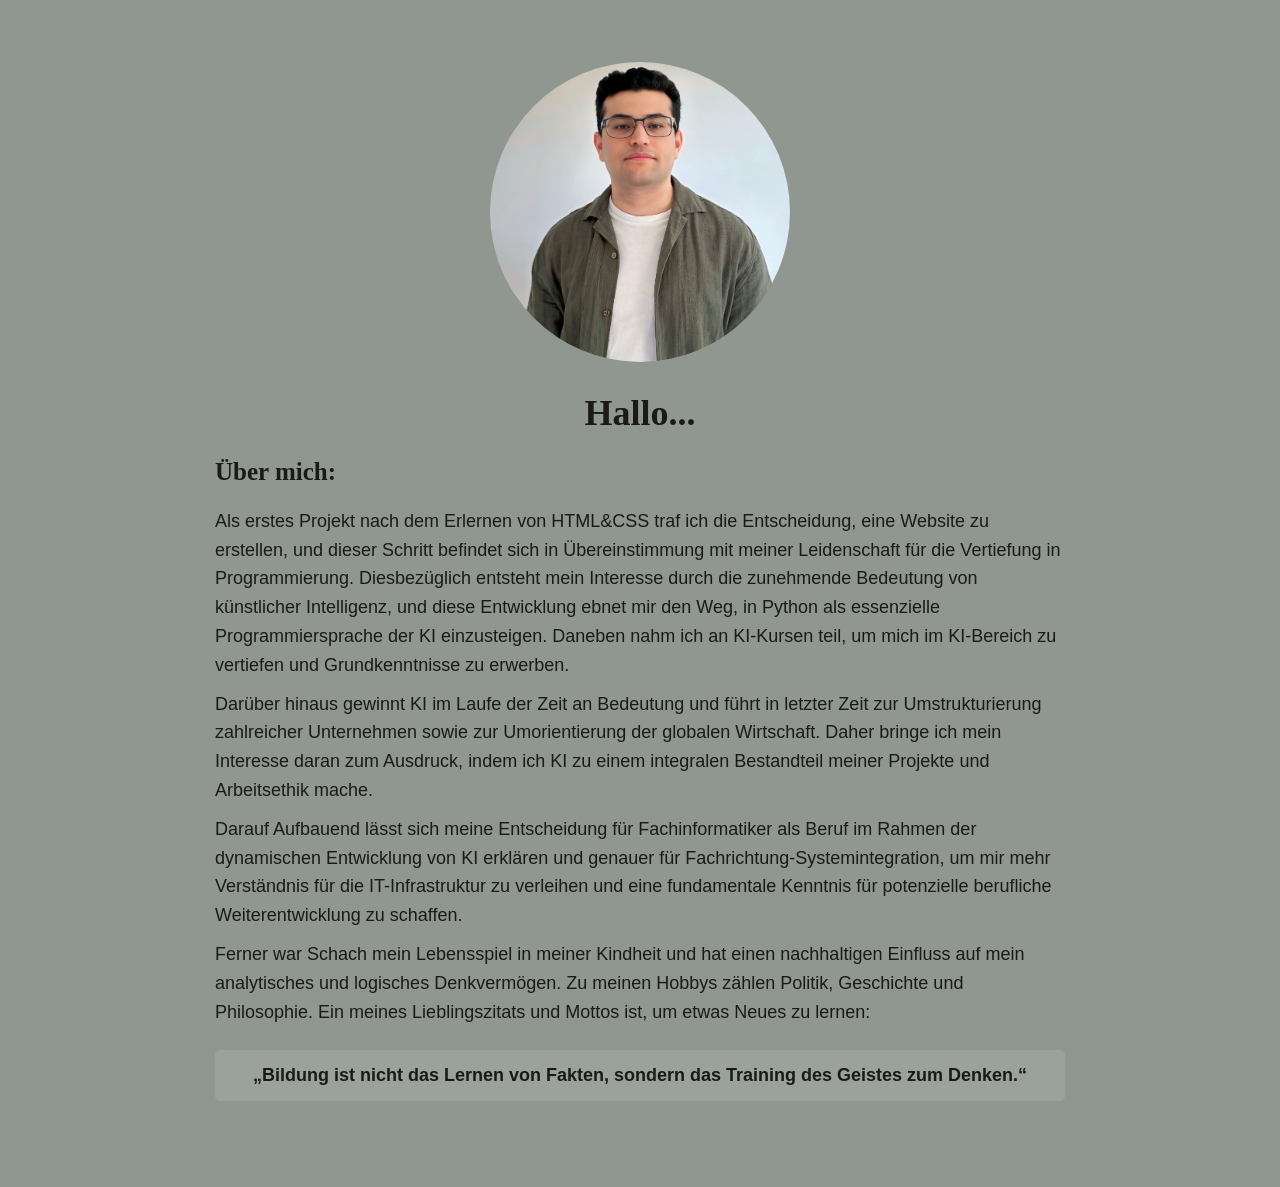
<file: index.html>
<!DOCTYPE html>
<html lang="de">

  <head>
    <meta charset="UTF-8">
    <meta name="viewport" content="width=device-width, initial-scale=1.0">
    <title>meine Website</title>


    <link rel="stylesheet" href="style.css">
    <link rel="preconnect" href="https://fonts.googleapis.com">
    <link rel="preconnect" href="https://fonts.gstatic.com" crossorigin>
    <link href="https://fonts.googleapis.com/css2?family=Roboto:wght@400;700&display=swap" rel="stylesheet">
  </head>

  <body>
    <img src="mein-bild.jpg" alt="Mein Foto">

    <h1 class="center">Hallo...</h1>

    <h2 class="left">Über mich:</h2>

    <p>Als erstes Projekt nach dem Erlernen von HTML&CSS traf ich die Entscheidung, eine Website zu erstellen, und dieser Schritt befindet sich in Übereinstimmung mit meiner Leidenschaft für die Vertiefung in Programmierung. Diesbezüglich entsteht mein Interesse durch die zunehmende Bedeutung von künstlicher Intelligenz, und diese Entwicklung ebnet mir den Weg, in Python als essenzielle Programmiersprache der KI einzusteigen. Daneben nahm ich an KI-Kursen teil, um mich im KI-Bereich zu vertiefen und Grundkenntnisse zu erwerben. </p>

    <p>Darüber hinaus gewinnt KI im Laufe der Zeit an Bedeutung und führt in letzter Zeit zur Umstrukturierung zahlreicher Unternehmen sowie zur Umorientierung der globalen Wirtschaft. Daher bringe ich mein Interesse daran zum Ausdruck, indem ich KI zu einem integralen Bestandteil meiner Projekte und Arbeitsethik mache.</p>

    <p>Darauf Aufbauend lässt sich meine Entscheidung für Fachinformatiker als Beruf im Rahmen der dynamischen Entwicklung von KI erklären und genauer für Fachrichtung-Systemintegration, um mir mehr Verständnis für die IT-Infrastruktur zu verleihen und eine fundamentale Kenntnis für potenzielle berufliche Weiterentwicklung zu schaffen.</p>


      <p>
        Ferner war Schach mein Lebensspiel in meiner Kindheit und hat einen nachhaltigen Einfluss auf mein analytisches und logisches Denkvermögen. Zu meinen Hobbys zählen Politik, Geschichte und Philosophie. Ein meines Lieblingszitats und Mottos ist, um etwas Neues zu lernen:
      </p>
        <h4>„Bildung ist nicht das Lernen von Fakten, sondern das Training des Geistes zum Denken.“</h4>

  </body>
</html>
</file>
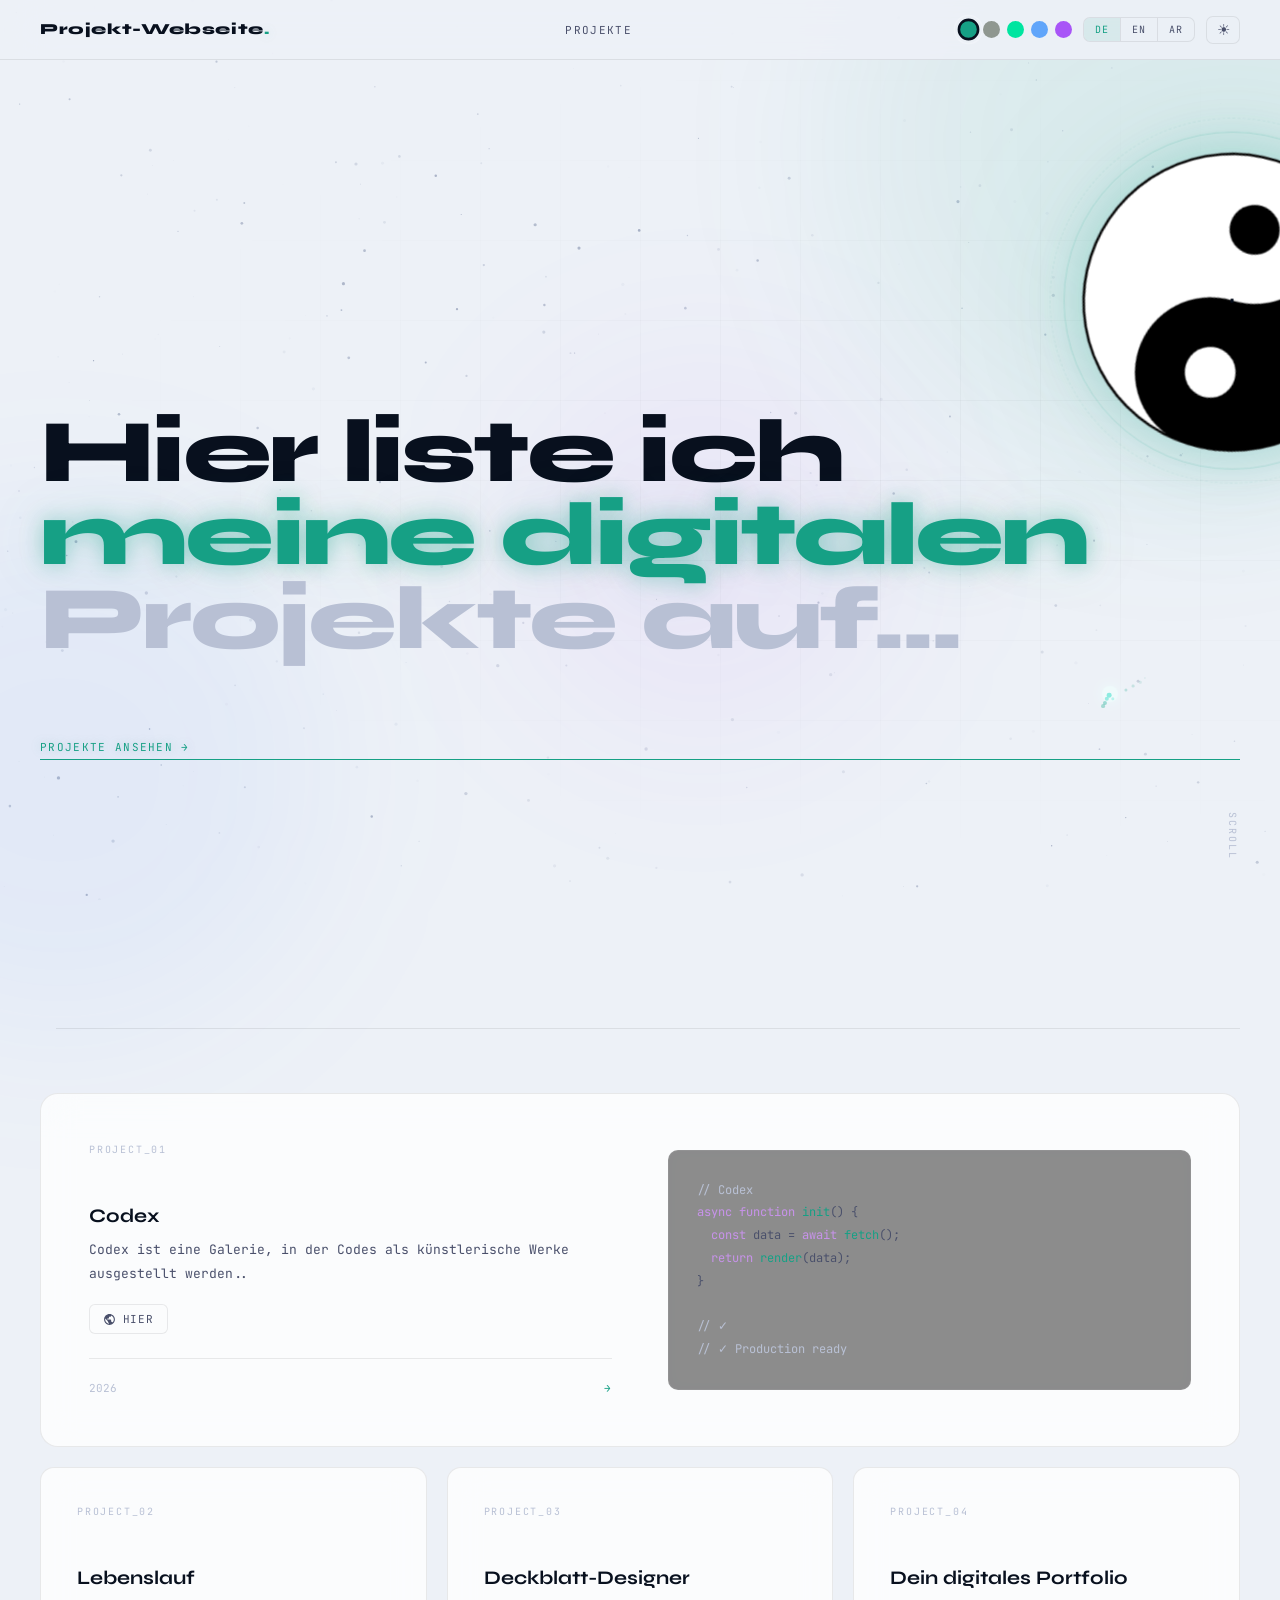
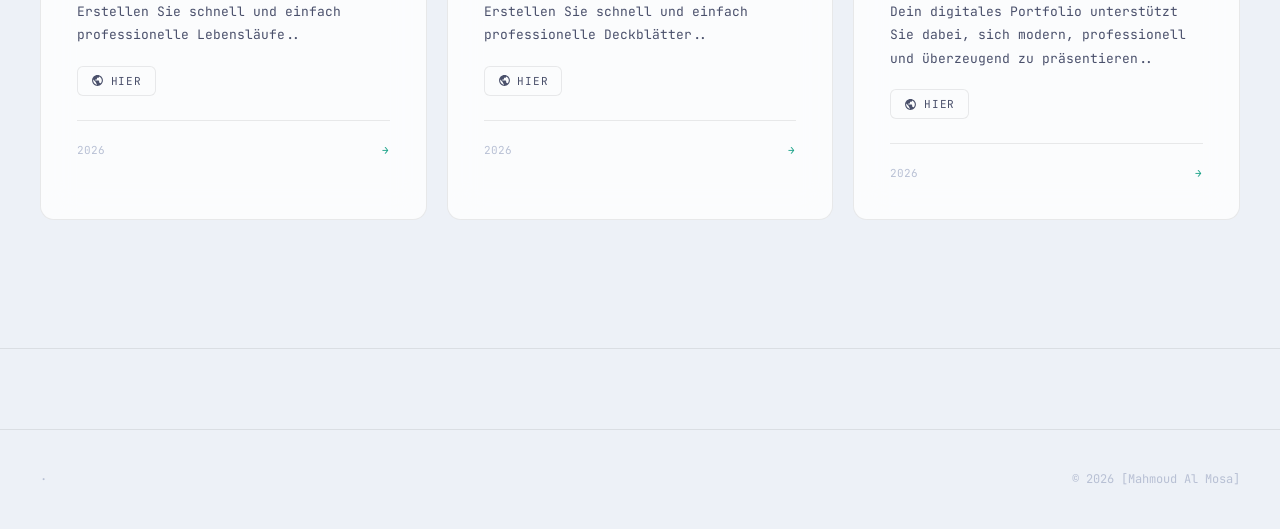
<file: projects/index.html>
<html lang="de" dir="ltr" data-mode="auto" data-color="teal"><head>
<meta charset="UTF-8">
<meta name="viewport" content="width=device-width, initial-scale=1.0">
<meta name="description" content="">
<!-- ✏ ANPASSEN: Browser-Tab-Titel -->
<title></title>
<link rel="preconnect" href="https://fonts.googleapis.com">
<link rel="preconnect" href="https://fonts.gstatic.com" crossorigin="">
<link href="https://fonts.googleapis.com/css2?family=Syne:wght@700;800&amp;family=JetBrains+Mono:wght@300;400;500&amp;family=Noto+Sans+Arabic:wght@400;700&amp;display=swap" rel="stylesheet">

<style>
/* ════════════════════════════════════════════════════════════════════
   §CSS-1  DESIGN TOKENS  —  Alles hier zentral anpassen
   ════════════════════════════════════════════════════════════════════ */
:root {
  /* Hintergründe */
  --bg:           #050810;
  --bg-nav:       rgba(5,8,16,.82);
  --bg-glass:     rgba(10,14,30,.68);

  /* Text */
  --text:         #F0EDE8;
  --muted:        #7a7f99;
  --subtle:       #2a2e45;

  /* Akzent  ← wird durch [data-color] überschrieben */
  --accent:       #16a085;
  --accent-rgb:   22,160,133;
  --accent-dim:   rgba(22,160,133,.09);
  --accent-bdr:   rgba(22,160,133,.30);
  --bdr-hover:    rgba(22,160,133,.46);

  /* Borders */
  --bdr:          rgba(255,255,255,.08);

  /* Glow */
  --glow-sm: 0 0 12px rgba(22,160,133,.32);
  --glow-md: 0 0 22px rgba(22,160,133,.40), 0 0 65px rgba(22,160,133,.14);
  --glow-lg: 0 0 40px rgba(22,160,133,.50), 0 0 110px rgba(22,160,133,.16);

  /* Yin-Yang — immer Schwarz/Cremeweiß, unabhängig vom Theme */
  --yy-dark:  #06090F;
  --yy-light: #F4F0EB;

  /* Hintergrund-Orbs */
  --orb1: rgba(22,160,133,.13);
  --orb2: rgba(60,120,255,.10);
  --orb3: rgba(180,40,255,.08);

  /* Schriften */
  --fd: 'Syne','Noto Sans Arabic',sans-serif;
  --fm: 'JetBrains Mono','Noto Sans Arabic',monospace;

  /* Animationszeiten  ✏ ANPASSEN */
  --dur-yy:    18s;   /* Yin-Yang eine volle Drehung          */
  --dur-orbit: 10s;   /* Umlaufbahn                           */
  --dur-mode:  1.4s;  /* Dark/Light-Übergang                  */
  --dur-orb1:  22s;
  --dur-orb2:  18s;
  --dur-orb3:  28s;

  /* Maße  ✏ ANPASSEN */
  --yy-size:   310px; /* Yin-Yang Durchmesser                 */
  --nav-h:      60px;
  --card-r:     14px;
  --blur:       18px;
}

/* ── Farb-Themes ────────────────────────────────────────────────── */
:root[data-color="teal"] {
  --accent:#16a085;--accent-rgb:22,160,133;
  --accent-dim:rgba(22,160,133,.09);--accent-bdr:rgba(22,160,133,.30);--bdr-hover:rgba(22,160,133,.46);
  --glow-sm:0 0 12px rgba(22,160,133,.32);--glow-md:0 0 22px rgba(22,160,133,.40),0 0 65px rgba(22,160,133,.14);--glow-lg:0 0 40px rgba(22,160,133,.50),0 0 110px rgba(22,160,133,.16);
  --orb1:rgba(22,160,133,.13);--orb2:rgba(0,90,130,.12);--orb3:rgba(20,180,140,.08);
}
:root[data-color="sage"] {
  --accent:#8F9790;--accent-rgb:143,151,144;
  --accent-dim:rgba(143,151,144,.09);--accent-bdr:rgba(143,151,144,.30);--bdr-hover:rgba(143,151,144,.46);
  --glow-sm:0 0 12px rgba(143,151,144,.30);--glow-md:0 0 22px rgba(143,151,144,.40),0 0 65px rgba(143,151,144,.14);--glow-lg:0 0 40px rgba(143,151,144,.48),0 0 110px rgba(143,151,144,.14);
  --orb1:rgba(143,151,144,.12);--orb2:rgba(80,100,90,.12);--orb3:rgba(160,180,165,.07);
}
:root[data-color="mint"] {
  --accent:#00E5A0;--accent-rgb:0,229,160;
  --accent-dim:rgba(0,229,160,.08);--accent-bdr:rgba(0,229,160,.30);--bdr-hover:rgba(0,229,160,.46);
  --glow-sm:0 0 12px rgba(0,229,160,.32);--glow-md:0 0 22px rgba(0,229,160,.42),0 0 65px rgba(0,229,160,.15);--glow-lg:0 0 40px rgba(0,229,160,.50),0 0 110px rgba(0,229,160,.16);
  --orb1:rgba(0,229,160,.12);--orb2:rgba(60,120,255,.10);--orb3:rgba(0,180,130,.08);
}
:root[data-color="cosmic"] {
  --accent:#60A5FA;--accent-rgb:96,165,250;
  --accent-dim:rgba(96,165,250,.08);--accent-bdr:rgba(96,165,250,.30);--bdr-hover:rgba(96,165,250,.46);
  --glow-sm:0 0 12px rgba(96,165,250,.32);--glow-md:0 0 22px rgba(96,165,250,.42),0 0 65px rgba(96,165,250,.15);--glow-lg:0 0 40px rgba(96,165,250,.50),0 0 110px rgba(96,165,250,.16);
  --orb1:rgba(96,165,250,.12);--orb2:rgba(30,60,180,.14);--orb3:rgba(140,80,255,.08);
}
:root[data-color="neon"] {
  --accent:#A855F7;--accent-rgb:168,85,247;
  --accent-dim:rgba(168,85,247,.08);--accent-bdr:rgba(168,85,247,.30);--bdr-hover:rgba(168,85,247,.46);
  --glow-sm:0 0 12px rgba(168,85,247,.34);--glow-md:0 0 22px rgba(168,85,247,.45),0 0 65px rgba(168,85,247,.18);--glow-lg:0 0 40px rgba(168,85,247,.52),0 0 110px rgba(168,85,247,.20);
  --orb1:rgba(168,85,247,.12);--orb2:rgba(80,0,180,.14);--orb3:rgba(220,60,255,.08);
}

/* ── Light Mode: system ─────────────────────────────────────────── */
@media (prefers-color-scheme:light) {
  :root[data-mode="auto"] {
    --bg:#EDF1F7;--bg-nav:rgba(237,241,247,.88);--bg-glass:rgba(255,255,255,.76);
    --text:#08101E;--muted:#4a506b;--subtle:#b8c0d4;--bdr:rgba(0,0,0,.08);
    --orb1:rgba(22,160,133,.08);--orb2:rgba(60,120,255,.06);--orb3:rgba(180,40,255,.05);
  }
}
/* ── Light Mode: manuell ────────────────────────────────────────── */
:root[data-mode="light"] {
  --bg:#EDF1F7;--bg-nav:rgba(237,241,247,.88);--bg-glass:rgba(255,255,255,.76);
  --text:#08101E;--muted:#4a506b;--subtle:#b8c0d4;--bdr:rgba(0,0,0,.08);
  --orb1:rgba(22,160,133,.08);--orb2:rgba(60,120,255,.06);--orb3:rgba(180,40,255,.05);
}

/* ════════════════════════════════════════════════════════════════════
   §CSS-2  RESET & BASE
   ════════════════════════════════════════════════════════════════════ */
*,*::before,*::after{box-sizing:border-box;margin:0;padding:0}
html{scroll-behavior:smooth}
body{
  background:var(--bg);color:var(--text);font-family:var(--fm);
  font-size:14px;line-height:1.65;-webkit-font-smoothing:antialiased;
  overflow-x:hidden;cursor:none;
  transition:background var(--dur-mode) cubic-bezier(.4,0,.2,1),
             color calc(var(--dur-mode)*.7) ease;
}
html[lang="ar"] body        {font-family:'Noto Sans Arabic',sans-serif}
html[lang="ar"] .hero-title {font-family:'Noto Sans Arabic',sans-serif;letter-spacing:0;line-height:1.2;font-size:clamp(2.2rem,6vw,5.5rem)}

/* ════════════════════════════════════════════════════════════════════
   §CSS-3  CANVAS / ORBS / CURSOR / PROGRESS
   ════════════════════════════════════════════════════════════════════ */
#starfield{position:fixed;inset:0;z-index:0;pointer-events:none}

.orb{position:fixed;border-radius:50%;filter:blur(88px);pointer-events:none;z-index:1;animation:orbFloat linear infinite;transition:background var(--dur-mode) ease}
.orb-1{width:650px;height:650px;background:var(--orb1);top:-180px;right:-220px;animation-duration:var(--dur-orb1)}
.orb-2{width:520px;height:520px;background:var(--orb2);bottom:-130px;left:-200px;animation-duration:var(--dur-orb2);animation-delay:-8s}
.orb-3{width:380px;height:380px;background:var(--orb3);top:40%;left:40%;animation-duration:var(--dur-orb3);animation-delay:-14s}
@keyframes orbFloat{0%{transform:translate(0,0) scale(1)}33%{transform:translate(32px,-48px) scale(1.05)}66%{transform:translate(-22px,30px) scale(.96)}100%{transform:translate(0,0) scale(1)}}

.cursor-dot{
  width:10px;height:10px;background:var(--accent);border-radius:50%;
  position:fixed;pointer-events:none;z-index:9999;
  transform:translate(-50%,-50%);
  box-shadow:0 0 10px rgba(var(--accent-rgb),1),0 0 28px rgba(var(--accent-rgb),.65),0 0 55px rgba(var(--accent-rgb),.3);
  transition:width .12s,height .12s,background var(--dur-mode) ease,box-shadow var(--dur-mode) ease;
  mix-blend-mode:screen;
}
.cursor-ring{
  width:40px;height:40px;
  border:2px solid rgba(var(--accent-rgb),.72);
  border-radius:50%;position:fixed;pointer-events:none;z-index:9998;
  transform:translate(-50%,-50%);
  box-shadow:0 0 12px rgba(var(--accent-rgb),.28),inset 0 0 12px rgba(var(--accent-rgb),.10);
  transition:width .28s cubic-bezier(.2,1,.4,1),height .28s cubic-bezier(.2,1,.4,1),border-color .28s,box-shadow .28s;
}
.cursor-trail{
  width:5px;height:5px;border-radius:50%;background:var(--accent);
  position:fixed;pointer-events:none;z-index:9996;
  transform:translate(-50%,-50%);
  transition:background var(--dur-mode) ease;
}
.cursor-ripple{
  position:fixed;border-radius:50%;pointer-events:none;z-index:9995;
  border:2px solid rgba(var(--accent-rgb),.7);
  transform:translate(-50%,-50%) scale(0);
  animation:rippleOut .55s ease-out forwards;
}
@keyframes rippleOut{
  0%  {transform:translate(-50%,-50%) scale(0);opacity:.9}
  100%{transform:translate(-50%,-50%) scale(3.5);opacity:0}
}

#scroll-prog{position:fixed;top:0;left:0;height:2px;background:var(--accent);width:0%;z-index:999;box-shadow:var(--glow-sm);transition:width .1s linear}

/* ════════════════════════════════════════════════════════════════════
   §CSS-4  NAVIGATION
   ════════════════════════════════════════════════════════════════════ */
nav{
  position:fixed;top:0;left:0;right:0;z-index:200;height:var(--nav-h);
  padding:0 2.5rem;display:flex;justify-content:space-between;align-items:center;
  border-bottom:1px solid var(--bdr);background:var(--bg-nav);
  backdrop-filter:blur(24px);-webkit-backdrop-filter:blur(24px);
  transition:background var(--dur-mode) ease,border-color var(--dur-mode) ease;
}
.nav-logo{font-family:var(--fd);font-size:.96rem;font-weight:800;color:var(--text);text-decoration:none;letter-spacing:.04em;transition:color var(--dur-mode) ease}
.nav-logo span{color:var(--accent);text-shadow:var(--glow-sm)}
.nav-links{display:flex;gap:2rem;list-style:none}
.nav-links a{color:var(--muted);text-decoration:none;font-size:11px;letter-spacing:.12em;text-transform:uppercase;transition:color .22s}
.nav-links a:hover{color:var(--accent)}
.nav-right{display:flex;align-items:center;gap:.7rem}

/* Farbpunkte */
.theme-sw{display:flex;gap:.42rem;align-items:center}
.th-dot{width:17px;height:17px;border-radius:50%;border:2px solid transparent;cursor:pointer;transition:transform .22s,border-color .22s;position:relative}
.th-dot:hover,.th-dot.active{transform:scale(1.28);border-color:var(--text)}
.th-dot.active::after{content:'';position:absolute;inset:-5px;border-radius:50%;border:1px solid rgba(255,255,255,.25)}

/* Sprache */
.lang-sw{display:flex;border:1px solid var(--bdr);border-radius:7px;overflow:hidden;background:rgba(255,255,255,.03);transition:border-color var(--dur-mode) ease}
.lang-btn{background:transparent;border:none;cursor:pointer;padding:5px 11px;font-size:10px;letter-spacing:.1em;text-transform:uppercase;color:var(--muted);font-family:var(--fm);transition:background .15s,color .15s}
.lang-btn+.lang-btn{border-left:1px solid var(--bdr)}
.lang-btn.active{background:var(--accent-dim);color:var(--accent)}
.lang-btn:hover:not(.active){color:var(--text);background:rgba(255,255,255,.05)}

/* Mode-Toggle */
.mode-btn{background:rgba(255,255,255,.04);border:1px solid var(--bdr);color:var(--muted);cursor:pointer;width:34px;height:28px;border-radius:7px;font-size:15px;display:flex;align-items:center;justify-content:center;transition:border-color .22s,color .22s,box-shadow .22s}
.mode-btn:hover{border-color:var(--accent);color:var(--accent);box-shadow:var(--glow-sm)}

/* ════════════════════════════════════════════════════════════════════
   §CSS-5  HERO
   ════════════════════════════════════════════════════════════════════ */
.hero{min-height:100vh;display:flex;flex-direction:column;justify-content:flex-end;padding:0 2.5rem calc(var(--nav-h) + 5rem);position:relative;overflow:hidden}

/* Parallax-Gitter */
.pl-grid{
  position:absolute;inset:0;pointer-events:none;will-change:transform;z-index:1;
  background-image:linear-gradient(rgba(255,255,255,.024) 1px,transparent 1px),linear-gradient(90deg,rgba(255,255,255,.024) 1px,transparent 1px);
  background-size:80px 80px;
  mask-image:radial-gradient(ellipse at 72% 50%,black 0%,transparent 65%);
  -webkit-mask-image:radial-gradient(ellipse at 72% 50%,black 0%,transparent 65%);
  transition:opacity var(--dur-mode) ease;
}
html[dir="rtl"] .pl-grid{mask-image:radial-gradient(ellipse at 28% 50%,black 0%,transparent 65%);-webkit-mask-image:radial-gradient(ellipse at 28% 50%,black 0%,transparent 65%)}
:root[data-mode="light"] .pl-grid{background-image:linear-gradient(rgba(0,0,0,.03) 1px,transparent 1px),linear-gradient(90deg,rgba(0,0,0,.03) 1px,transparent 1px)}
@media(prefers-color-scheme:light){:root[data-mode="auto"] .pl-grid{background-image:linear-gradient(rgba(0,0,0,.03) 1px,transparent 1px),linear-gradient(90deg,rgba(0,0,0,.03) 1px,transparent 1px)}}

/* Hero-Texte */
.hero-tag{font-size:11px;letter-spacing:.16em;text-transform:uppercase;color:var(--accent);text-shadow:var(--glow-sm);margin-bottom:1.5rem;opacity:0;animation:fadeUp .7s .2s forwards;position:relative;z-index:5}
.hero-title{font-family:var(--fd);font-size:clamp(2.8rem,7vw,6.5rem);font-weight:800;line-height:.93;letter-spacing:-.03em;color:var(--text);margin-bottom:2rem;opacity:0;animation:fadeUp .7s .4s forwards;position:relative;z-index:5;transition:color var(--dur-mode) ease}
.hero-title .dim   {color:var(--subtle);transition:color var(--dur-mode) ease}
.hero-title .hi    {color:var(--accent);text-shadow:var(--glow-md)}
.hero-desc{max-width:520px;color:var(--muted);line-height:1.85;margin-bottom:2.8rem;opacity:0;animation:fadeUp .7s .6s forwards;position:relative;z-index:5;transition:color var(--dur-mode) ease}
.hero-cta{display:inline-flex;align-items:center;gap:.8rem;color:var(--accent);text-decoration:none;font-size:11px;letter-spacing:.12em;text-transform:uppercase;padding-bottom:3px;border-bottom:1px solid var(--accent);text-shadow:var(--glow-sm);opacity:0;animation:fadeUp .7s .8s forwards;transition:gap .25s;position:relative;z-index:5}
.hero-cta:hover{gap:1.3rem}
.scroll-hint{position:absolute;bottom:2.5rem;writing-mode:vertical-rl;font-size:10px;letter-spacing:.2em;text-transform:uppercase;color:var(--subtle);opacity:0;animation:fadeIn 1s 1.8s forwards;z-index:5;transition:color var(--dur-mode) ease}
html[dir="ltr"] .scroll-hint{right:2.5rem}
html[dir="rtl"] .scroll-hint{left:2.5rem;right:auto}

/* ════════════════════════════════════════════════════════════════════
   §CSS-6  YIN-YANG COMPONENT
   ════════════════════════════════════════════════════════════════════
   Aufbau:
     .yy-anchor    = fester Referenzpunkt im Hero (rechts, 50% Höhe)
       .yy-arm     = bewegt sich auf Ellipsenbahn (transform via JS)
         .yy-wrap  = Glow-Filter + Fade-In
           #yySvg  = SVG-Symbol, vollständig via JS animiert

   YIN-YANG SVG-GEOMETRIE (viewBox 0 0 310 310, Mittelpunkt 155,155):
     Außenradius        R = 148
     Kleine Kreise      r = 74  (= R/2)
     Punkt-Radius       d = 27  (= R/5.5)

   PFADE (alle Koordinaten relativ zu Mittelpunkt via <g translate>):
     Dunkel (Yin):
       M0,-148  → CW kleiner Bogen  biegt RECHTS → (0,0)
                → CCW kleiner Bogen biegt LINKS  → (0,148)
                → CW großer Bogen   linke Seite  → (0,-148)

   PUNKTE — geometrisch verifiziert mit Ray-Casting:
     Heller Punkt  cy=-74 → in dunkler Hälfte ✓
     Dunkler Punkt cy=+74 → in heller  Hälfte ✓  (das ist der gesuchte "dunkle Punkt im Weißen")

   ANIMATION (JS §JS-5):
     Drehung im Uhrzeigersinn → dunkler Punkt bei 270° bewegt sich NACH OBEN
                              → heller  Punkt bei  90° bewegt sich NACH UNTEN
   ════════════════════════════════════════════════════════════════════ */
.yy-anchor{position:absolute;right:8%;top:50%;width:0;height:0;pointer-events:none;z-index:3}
html[dir="rtl"] .yy-anchor{right:auto;left:8%}

.yy-arm{
  position:absolute;
  left:calc(var(--yy-size) / -2);
  top:calc(var(--yy-size)  / -2);
}

.yy-wrap{
  width:var(--yy-size);height:var(--yy-size);
  opacity:0;animation:fadeIn 1.2s 1s forwards;position:relative;
  filter:drop-shadow(0 0 30px rgba(var(--accent-rgb),.28)) drop-shadow(0 0 72px rgba(var(--accent-rgb),.12));
  transition:filter var(--dur-mode) ease;
}

/* Dekorative Orbit-Ringe */
.yy-ring-a,.yy-ring-b{position:absolute;border-radius:50%;pointer-events:none}
.yy-ring-a{inset:-14px;border:1px solid rgba(var(--accent-rgb),.16);animation:ringPulse 3.5s ease-in-out infinite}
.yy-ring-b{inset:-28px;border:1px dashed rgba(var(--accent-rgb),.07);animation:ringPulse 5.5s ease-in-out infinite reverse}

/* SVG — Animation komplett via JS */
#yySvg{
  width:100%;height:100%;overflow:visible;
  animation:yyFallback var(--dur-yy) linear infinite; /* CSS-Fallback ohne JS */
  will-change:transform;
}
#yySvg.js{animation:none} /* JS übernimmt */

/* Schwebende Partikel um das Yin-Yang */
.yy-p{
  position:absolute;border-radius:50%;background:var(--text);pointer-events:none;
  animation:pOrbit linear infinite;transition:background var(--dur-mode) ease;
}
@keyframes pOrbit{
  from{transform:rotate(0deg) translateX(var(--r)) rotate(0deg);opacity:.55}
  50%{opacity:.22}
  to{transform:rotate(360deg) translateX(var(--r)) rotate(-360deg);opacity:.55}
}

/* ════════════════════════════════════════════════════════════════════
   §CSS-7  PROJEKTE — Glassmorphism
   ════════════════════════════════════════════════════════════════════ */
.proj-section{padding:8rem 2.5rem;max-width:1280px;margin:0 auto;position:relative;z-index:10}
.section-header{display:flex;justify-content:space-between;align-items:center;margin-bottom:4rem;gap:1.5rem}
.section-label{display:flex;align-items:center;gap:1rem;font-size:10px;letter-spacing:.18em;text-transform:uppercase;color:var(--subtle);flex:1;transition:color var(--dur-mode) ease}
.section-label::after{content:'';flex:1;height:1px;background:var(--bdr);transition:background var(--dur-mode) ease}

.projects-grid{display:grid;grid-template-columns:repeat(3,1fr);gap:1.25rem}

.proj-card{
  background:var(--bg-glass);backdrop-filter:blur(var(--blur));-webkit-backdrop-filter:blur(var(--blur));
  border:1px solid var(--bdr);border-radius:var(--card-r);padding:2.25rem;
  transition:border-color .35s,transform .35s,box-shadow .35s,background var(--dur-mode) ease;
  position:relative;overflow:hidden;display:block;height:100%;text-decoration:none;
}
.proj-card::before{content:'';position:absolute;top:0;left:0;right:0;height:1px;background:linear-gradient(90deg,transparent,rgba(var(--accent-rgb),.48),transparent);opacity:0;transition:opacity .35s}
.proj-card::after{content:'';position:absolute;inset:0;border-radius:var(--card-r);background:radial-gradient(circle at var(--mx,50%) var(--my,50%),rgba(var(--accent-rgb),.07) 0%,transparent 60%);opacity:0;transition:opacity .35s;pointer-events:none}
.proj-card:hover{border-color:var(--bdr-hover);transform:translateY(-6px);box-shadow:0 24px 64px rgba(0,0,0,.45),var(--glow-md)}
.proj-card:hover::before{opacity:1}
.proj-card:hover::after{opacity:1}
.proj-card.featured{grid-column:1/-1;display:grid;grid-template-columns:1fr 1fr;gap:3.5rem;padding:3rem;border-radius:18px}

.proj-num{font-size:10px;letter-spacing:.18em;color:var(--subtle);margin-bottom:1.75rem;transition:color var(--dur-mode) ease}
.proj-tags{display:flex;flex-wrap:wrap;gap:.5rem;margin-bottom:1.1rem}
.tag{font-size:10px;letter-spacing:.08em;text-transform:uppercase;color:var(--accent);background:var(--accent-dim);border:1px solid rgba(var(--accent-rgb),.18);padding:2px 9px;border-radius:4px;transition:box-shadow .22s,background var(--dur-mode) ease}
.proj-card:hover .tag{box-shadow:0 0 8px rgba(var(--accent-rgb),.25)}
.proj-title{font-family:var(--fd);font-size:1.2rem;font-weight:700;color:var(--text);margin-bottom:.7rem;line-height:1.2;transition:color var(--dur-mode) ease}
.proj-desc{color:var(--muted);font-size:13px;line-height:1.8;margin-bottom:1.2rem;transition:color var(--dur-mode) ease}

/* Plattform-Buttons (Web / Android / iOS) */
.plat-row{display:flex;flex-wrap:wrap;gap:.48rem;margin-bottom:1.5rem}
.plat-btn{
  display:inline-flex;align-items:center;gap:.42rem;font-size:11px;letter-spacing:.07em;
  text-transform:uppercase;padding:5px 13px;border-radius:6px;text-decoration:none;
  border:1px solid var(--bdr);color:var(--muted);background:rgba(255,255,255,.03);
  transition:border-color .25s,color .25s,box-shadow .25s,background .25s;
}
.plat-btn:hover{border-color:var(--bdr-hover);color:var(--accent);background:var(--accent-dim);box-shadow:var(--glow-sm)}
.plat-btn svg{width:13px;height:13px;fill:currentColor;flex-shrink:0}

.proj-footer{display:flex;justify-content:space-between;align-items:center;padding-top:1.25rem;border-top:1px solid var(--bdr);transition:border-color var(--dur-mode) ease}
.proj-year{font-size:11px;color:var(--subtle);transition:color var(--dur-mode) ease}
.proj-arrow{font-size:11px;letter-spacing:.1em;text-transform:uppercase;color:var(--accent);display:flex;align-items:center;gap:.5rem;transition:gap .22s,text-shadow .22s}
.proj-card:hover .proj-arrow{gap:.88rem;text-shadow:var(--glow-sm)}

/* Code-Preview */
.code-preview{background:rgba(0,0,0,.45);border:1px solid rgba(255,255,255,.06);border-radius:10px;padding:1.75rem;font-size:12px;line-height:1.9;align-self:center;color:var(--muted);backdrop-filter:blur(8px);transition:background var(--dur-mode) ease}
:root[data-mode="light"] .code-preview{background:rgba(0,0,0,.07);border-color:rgba(0,0,0,.07)}
.code-preview .kw{color:#C792EA}.code-preview .fn{color:var(--accent)}.code-preview .cm{color:var(--subtle)}
.empty-state{grid-column:1/-1;text-align:center;padding:5rem 2rem;color:var(--subtle);font-size:13px;border:1px dashed rgba(255,255,255,.08);border-radius:12px}

/* ════════════════════════════════════════════════════════════════════
   §CSS-8  SKILLS + FOOTER
   ════════════════════════════════════════════════════════════════════ */
.skills-strip{border-top:1px solid var(--bdr);padding:2.5rem;display:flex;flex-wrap:wrap;gap:1.75rem;align-items:center;max-width:1280px;margin:0 auto;position:relative;z-index:10;transition:border-color var(--dur-mode) ease}
.skills-label{font-size:10px;letter-spacing:.16em;text-transform:uppercase;color:var(--subtle);white-space:nowrap;transition:color var(--dur-mode) ease}
.skill-pill{font-size:11px;color:var(--muted);padding:4px 14px;border:1px solid var(--bdr);border-radius:6px;background:rgba(255,255,255,.025);backdrop-filter:blur(6px);cursor:default;transition:border-color .22s,color .22s,box-shadow .22s,background .22s}
:root[data-mode="light"] .skill-pill{background:rgba(0,0,0,.035)}
.skill-pill:hover{border-color:rgba(var(--accent-rgb),.45);color:var(--accent);box-shadow:0 0 14px rgba(var(--accent-rgb),.22);background:var(--accent-dim)}

footer{border-top:1px solid var(--bdr);padding:2.5rem;display:flex;justify-content:space-between;align-items:center;color:var(--subtle);font-size:12px;position:relative;z-index:10;transition:border-color var(--dur-mode) ease,color var(--dur-mode) ease}
footer a{color:var(--accent);text-decoration:none;transition:text-shadow .22s}
footer a:hover{text-shadow:var(--glow-sm)}

/* ════════════════════════════════════════════════════════════════════
   §CSS-9  REVEAL + KEYFRAMES
   ════════════════════════════════════════════════════════════════════ */
.reveal{opacity:0;transform:translateY(22px);transition:opacity .75s ease,transform .75s ease}
.reveal.visible{opacity:1;transform:none}

@keyframes fadeUp  {from{opacity:0;transform:translateY(22px)}to{opacity:1;transform:none}}
@keyframes fadeIn  {from{opacity:0}to{opacity:1}}
@keyframes yyFallback{from{transform:rotate(0deg)}to{transform:rotate(360deg)}}
@keyframes ringPulse{0%,100%{opacity:.4;transform:scale(1)}50%{opacity:1;transform:scale(1.025)}}

/* ════════════════════════════════════════════════════════════════════
   §CSS-10  RESPONSIVE
   ════════════════════════════════════════════════════════════════════ */
@media(max-width:900px){
  nav{padding:0 1.5rem}
  .nav-links{display:none}
  .hero{padding:0 1.5rem calc(var(--nav-h) + 4rem)}
  .proj-section{padding:5rem 1.5rem}
  .projects-grid{grid-template-columns:1fr}
  .proj-card.featured{grid-template-columns:1fr}
  .code-preview{display:none}
  footer{flex-direction:column;gap:1rem;text-align:center;padding:2rem 1.5rem}
  .skills-strip{padding:2rem 1.5rem;gap:1rem}
  :root{--yy-size:210px}
  .yy-anchor{right:2%}
  .cursor-dot,.cursor-ring{display:none}
}
@media(max-width:520px){
  .nav-right{gap:.32rem}
  .lang-btn{padding:4px 7px}
  .yy-anchor{display:none}
}

/* ════════════════════════════════════════════════════════════════════
   ADMIN PANEL  —  wird im Export NICHT mitgeliefert
   ════════════════════════════════════════════════════════════════════ */


</style>
</head>
<body>

<div id="scroll-prog" style="width: 0%;"></div>
<canvas id="starfield" width="1245" height="730"></canvas>
<div class="cursor-dot" id="cdot" style="left: 1110px; top: 694px; width: 16px; height: 16px;"></div>
<div class="cursor-ring" id="cring" style="left: 1109.99px; top: 694.013px; width: 58px; height: 58px; border-color: rgba(var(--accent-rgb),.95);"></div>
<div class="orb orb-1"></div>
<div class="orb orb-2"></div>
<div class="orb orb-3"></div>

<!-- ════════════════════════════════════════════════════════════════
     NAVIGATION
     ════════════════════════════════════════════════════════════════ -->
<nav>
  <!-- ✏ ANPASSEN: Logo -->
  <a href="#" class="nav-logo">Projekt-Webseite<span>.</span></a>

  <ul class="nav-links">
    <li><a href="#projekte" data-i="nav_proj">Projekte</a></li>
    <li><a href="#kontakt" data-i="nav_contact"></a></li>
  </ul>

  <div class="nav-right">
    <div class="theme-sw" title="Farbthema">
      <button class="th-dot active" data-color="teal" style="background:#16a085" onclick="setColor('teal',this)" title="Teal #16a085"></button>
      <button class="th-dot" data-color="sage" style="background:#8F9790" onclick="setColor('sage',this)" title="Sage #8F9790"></button>
      <button class="th-dot" data-color="mint" style="background:#00E5A0" onclick="setColor('mint',this)" title="Mint"></button>
      <button class="th-dot" data-color="cosmic" style="background:#60A5FA" onclick="setColor('cosmic',this)" title="Cosmic Blue"></button>
      <button class="th-dot" data-color="neon" style="background:#A855F7" onclick="setColor('neon',this)" title="Neon Purple"></button>
    </div>
    <div class="lang-sw">
      <button class="lang-btn active" onclick="setLang('de')">DE</button>
      <button class="lang-btn" onclick="setLang('en')">EN</button>
      <button class="lang-btn" onclick="setLang('ar')">AR</button>
    </div>
    <button class="mode-btn" id="modeBtn" onclick="toggleMode()" title="Light / Dark">🌙</button>
  </div>
</nav>




<!-- ════════════════════════════════════════════════════════════════
     HERO
     ════════════════════════════════════════════════════════════════ -->
<div class="hero" id="hero">
  <div class="pl-grid" id="plGrid" style="transform: translateY(0px);"></div>

  <!-- ══════════════════════════════════════════════════════════════
       YIN-YANG SVG
       ──────────────────────────────────────────────────────────────
       SVG viewBox: 0 0 310 310  |  <g translate(155,155)>
       R=148  r=74  d=27

       ① Dunkle Hälfte (Yin):
          M 0,-148
          A 74,74   0 0 1  0,  0    ← CW  kleiner Bogen → biegt RECHTS
          A 74,74   0 0 0  0,148    ← CCW kleiner Bogen → biegt LINKS
          A 148,148 0 0 1  0,-148   ← CW  großer Bogen  → linke Seite
          Z

       ② Helle Hälfte (Yang): gespiegeltes Vorzeichen (0↔1) im sweep-Flag

       ③ Heller Punkt  cy=-74  in dunkler Hälfte ✓  (verifiziert)
       ④ Dunkler Punkt cy=+74  in heller  Hälfte ✓  (verifiziert)
          → Das ist der "dunkle Punkt im Weißen"

       WARUM DER EFFEKT ENTSTEHT:
         Drehung im Uhrzeigersinn → bei ~270° ist der dunkle Punkt links
         → er bewegt sich NACH OBEN ↑
         Der helle Punkt ist gleichzeitig rechts → bewegt sich NACH UNTEN ↓
       ══════════════════════════════════════════════════════════════ -->
  <div class="yy-anchor" id="yyAnchor">
    <div class="yy-arm" id="yyArm" style="transform: translate(-43.3654px, calc(-50% + 25.8335px));">
      <div class="yy-wrap" id="yyWrap">
        <div class="yy-ring-a"></div>
        <div class="yy-ring-b"></div>


<svg id="yySvg" viewBox="0 0 310 310" xmlns="http://www.w3.org/2000/svg" aria-hidden="true" class="js" style="transform: perspective(900px) rotate(3596.46deg) rotateX(-3.23788deg) rotateZ(-3.98963deg) scale(0.98578);">

  <!-- *** NEU: clipPath ersetzt den fehlerhaften path *** -->
  <defs>
    <clipPath id="rightHalf">
      <rect x="0" y="-148" width="148" height="296"></rect>
    </clipPath>
  </defs>
  <!-- *** ENDE NEU *** -->

  <g transform="translate(155,155)">

    <!-- ① WEISSER HINTERGRUNDKREIS (Basis) -->
    <circle r="148" fill="#ffffff"></circle>

    <!-- ② DUNKLE HÄLFTE (rechts) -->
    <!-- *** GEÄNDERT: <path> entfernt, clipPath verwendet *** -->
    <circle r="148" fill="#000000" clip-path="url(#rightHalf)"></circle>
    <!-- *** ENDE GEÄNDERT *** -->

    <!-- ③ WEISSER HALBKREIS oben — erzeugt die S-Kurve korrekt -->
    <circle cx="0" cy="-74" r="74" fill="#ffffff"></circle>

    <!-- ④ SCHWARZER HALBKREIS unten — erzeugt die S-Kurve korrekt -->
    <circle cx="0" cy="74" r="74" fill="#000000"></circle>

    <!-- ⑤ SCHWARZER PUNKT in der WEISSEN Fläche (oben, cy=-74) -->
    <circle id="dotDark" cx="0" cy="-74" r="25" fill="#000000"></circle>

    <!-- ⑥ WEISSER PUNKT in der SCHWARZEN Fläche (unten, cy=+74) -->
    <circle id="dotLight" cx="0" cy="74" r="25" fill="#ffffff"></circle>

    <!-- ⑦ ÄUSSERER RAND -->
    <circle r="147" fill="none" stroke="#000000" stroke-width="2.5"></circle>

  </g>
</svg>

        <!-- Partikel werden per JS eingefügt -->
        <div id="yyPart"><div class="yy-p" style="width: 1.6px; height: 1.6px; left: 50%; top: 50%; margin-left: calc(-0.8px); margin-top: calc(-0.8px); opacity: 0.24; --r: 129px; animation-duration: 31.4s; animation-delay: -10.8s;"></div><div class="yy-p" style="width: 3.2px; height: 3.2px; left: 50%; top: 50%; margin-left: calc(-1.6px); margin-top: calc(-1.6px); opacity: 0.67; --r: 197px; animation-duration: 29.2s; animation-delay: -11.9s; animation-direction: reverse;"></div><div class="yy-p" style="width: 1.2px; height: 1.2px; left: 50%; top: 50%; margin-left: calc(-0.6px); margin-top: calc(-0.6px); opacity: 0.64; --r: 173px; animation-duration: 34.9s; animation-delay: -11s; animation-direction: reverse;"></div><div class="yy-p" style="width: 1.4px; height: 1.4px; left: 50%; top: 50%; margin-left: calc(-0.7px); margin-top: calc(-0.7px); opacity: 0.47; --r: 150px; animation-duration: 27.2s; animation-delay: -15.6s; animation-direction: reverse;"></div><div class="yy-p" style="width: 3.4px; height: 3.4px; left: 50%; top: 50%; margin-left: calc(-1.7px); margin-top: calc(-1.7px); opacity: 0.39; --r: 136px; animation-duration: 15.3s; animation-delay: -11.4s;"></div><div class="yy-p" style="width: 3.3px; height: 3.3px; left: 50%; top: 50%; margin-left: calc(-1.65px); margin-top: calc(-1.65px); opacity: 0.58; --r: 170px; animation-duration: 16.6s; animation-delay: -20.7s;"></div><div class="yy-p" style="width: 1.7px; height: 1.7px; left: 50%; top: 50%; margin-left: calc(-0.85px); margin-top: calc(-0.85px); opacity: 0.71; --r: 185px; animation-duration: 34.9s; animation-delay: -10.7s; animation-direction: reverse;"></div><div class="yy-p" style="width: 1.5px; height: 1.5px; left: 50%; top: 50%; margin-left: calc(-0.75px); margin-top: calc(-0.75px); opacity: 0.19; --r: 135px; animation-duration: 24.4s; animation-delay: -6.7s;"></div><div class="yy-p" style="width: 3px; height: 3px; left: 50%; top: 50%; margin-left: calc(-1.5px); margin-top: calc(-1.5px); opacity: 0.71; --r: 144px; animation-duration: 17.8s; animation-delay: -19s;"></div><div class="yy-p" style="width: 2.8px; height: 2.8px; left: 50%; top: 50%; margin-left: calc(-1.4px); margin-top: calc(-1.4px); opacity: 0.5; --r: 164px; animation-duration: 19.6s; animation-delay: -1.7s; animation-direction: reverse;"></div><div class="yy-p" style="width: 2.4px; height: 2.4px; left: 50%; top: 50%; margin-left: calc(-1.2px); margin-top: calc(-1.2px); opacity: 0.35; --r: 149px; animation-duration: 32.4s; animation-delay: -8.8s;"></div><div class="yy-p" style="width: 2.6px; height: 2.6px; left: 50%; top: 50%; margin-left: calc(-1.3px); margin-top: calc(-1.3px); opacity: 0.6; --r: 191px; animation-duration: 25.3s; animation-delay: -11.2s; animation-direction: reverse;"></div><div class="yy-p" style="width: 2.4px; height: 2.4px; left: 50%; top: 50%; margin-left: calc(-1.2px); margin-top: calc(-1.2px); opacity: 0.63; --r: 142px; animation-duration: 18.7s; animation-delay: -21.7s;"></div><div class="yy-p" style="width: 2.6px; height: 2.6px; left: 50%; top: 50%; margin-left: calc(-1.3px); margin-top: calc(-1.3px); opacity: 0.63; --r: 193px; animation-duration: 29.2s; animation-delay: -1.1s; animation-direction: reverse;"></div><div class="yy-p" style="width: 2.7px; height: 2.7px; left: 50%; top: 50%; margin-left: calc(-1.35px); margin-top: calc(-1.35px); opacity: 0.44; --r: 138px; animation-duration: 16s; animation-delay: -7.3s; animation-direction: reverse;"></div><div class="yy-p" style="width: 3.2px; height: 3.2px; left: 50%; top: 50%; margin-left: calc(-1.6px); margin-top: calc(-1.6px); opacity: 0.51; --r: 163px; animation-duration: 33.7s; animation-delay: -2.4s; animation-direction: reverse;"></div></div>
      </div>
    </div>
  </div>

  <!-- ✏ ANPASSEN: Texte → JS §JS-2 TRANSLATIONS -->
  <p class="hero-tag" data-i="hero_tag"></p>
  <h1 class="hero-title" id="heroTitle"><span>Hier liste ich</span><br><span class="hi">meine digitalen </span><br><span class="dim">Projekte auf...</span></h1>
  <p class="hero-desc" data-i="hero_desc"></p>
  <a href="#projekte" class="hero-cta" data-i="hero_cta">Projekte ansehen →</a>
  <span class="scroll-hint" data-i="scroll">scroll</span>
</div>

<!-- ════════════════════════════════════════════════════════════════
     PROJEKTE
     ════════════════════════════════════════════════════════════════ -->
<section class="proj-section" id="projekte">
  <div class="section-header">
    <div class="section-label"><span data-i="section_lbl"></span></div>
  </div>
  <div class="projects-grid" id="grid"><div class="card-wrap reveal visible" style="grid-column: 1 / -1;"><div class="proj-card featured" style="--mx: 91.8%; --my: -64.8%;"><div>
           <p class="proj-num">PROJECT_01</p>
           <div class="proj-tags"></div>
           <h2 class="proj-title">Codex</h2>
           <p class="proj-desc">Codex ist eine Galerie, in der Codes als künstlerische Werke ausgestellt werden..</p>
           <div class="plat-row"><a href="https://mahmoudmosa1000-netizen.github.io/mahmoudmosa-codex-netizenhi.github.io/" class="plat-btn" target="_blank" rel="noopener"><svg viewBox="0 0 24 24"><path d="M12 2C6.48 2 2 6.48 2 12s4.48 10 10 10 10-4.48 10-10S17.52 2 12 2zm-1 17.93c-3.95-.49-7-3.85-7-7.93 0-.62.08-1.21.21-1.79L9 15v1c0 1.1.9 2 2 2v1.93zm6.9-2.54c-.26-.81-1-1.39-1.9-1.39h-1v-3c0-.55-.45-1-1-1H8v-2h2c.55 0 1-.45 1-1V7h2c1.1 0 2-.9 2-2v-.41c2.93 1.19 5 4.06 5 7.41 0 2.08-.8 3.97-2.1 5.39z"></path></svg>Hier</a></div>
           <div class="proj-footer"><span class="proj-year">2026</span><span class="proj-arrow"> →</span></div>
         </div>
         <div class="code-preview">
           <div><span class="cm">// Codex</span></div>
           <div><span class="kw">async function</span> <span class="fn">init</span>() {</div>
           <div>&nbsp;&nbsp;<span class="kw">const</span> data = <span class="kw">await</span> <span class="fn">fetch</span>();</div>
           <div>&nbsp;&nbsp;<span class="kw">return</span> <span class="fn">render</span>(data);</div>
           <div>}</div><br>
           <div><span class="cm">// ✓ </span></div>
           <div><span class="cm">// ✓ Production ready</span></div>
         </div></div></div><div class="card-wrap reveal visible"><div class="proj-card" style="--mx: 285.3%; --my: -170.7%;"><p class="proj-num">PROJECT_02</p>
         <div class="proj-tags"></div>
         <h2 class="proj-title">Lebenslauf</h2>
         <p class="proj-desc">Erstellen Sie schnell und einfach professionelle Lebensläufe..</p>
         <div class="plat-row"><a href="https://mahmoudmosa1000-netizen.github.io/mahmoudmosa-CVnetizenhi.github.io/" class="plat-btn" target="_blank" rel="noopener"><svg viewBox="0 0 24 24"><path d="M12 2C6.48 2 2 6.48 2 12s4.48 10 10 10 10-4.48 10-10S17.52 2 12 2zm-1 17.93c-3.95-.49-7-3.85-7-7.93 0-.62.08-1.21.21-1.79L9 15v1c0 1.1.9 2 2 2v1.93zm6.9-2.54c-.26-.81-1-1.39-1.9-1.39h-1v-3c0-.55-.45-1-1-1H8v-2h2c.55 0 1-.45 1-1V7h2c1.1 0 2-.9 2-2v-.41c2.93 1.19 5 4.06 5 7.41 0 2.08-.8 3.97-2.1 5.39z"></path></svg>Hier</a></div>
         <div class="proj-footer"><span class="proj-year">2026</span><span class="proj-arrow"> →</span></div></div></div><div class="card-wrap reveal visible"><div class="proj-card" style="--mx: 180.0%; --my: -170.7%;"><p class="proj-num">PROJECT_03</p>
         <div class="proj-tags"></div>
         <h2 class="proj-title">Deckblatt-Designer</h2>
         <p class="proj-desc">Erstellen Sie schnell und einfach professionelle Deckblätter..</p>
         <div class="plat-row"><a href="https://mahmoudmosa1000-netizen.github.io/mahmoudmosa-Deckblatt-netizenhi.github.io/" class="plat-btn" target="_blank" rel="noopener"><svg viewBox="0 0 24 24"><path d="M12 2C6.48 2 2 6.48 2 12s4.48 10 10 10 10-4.48 10-10S17.52 2 12 2zm-1 17.93c-3.95-.49-7-3.85-7-7.93 0-.62.08-1.21.21-1.79L9 15v1c0 1.1.9 2 2 2v1.93zm6.9-2.54c-.26-.81-1-1.39-1.9-1.39h-1v-3c0-.55-.45-1-1-1H8v-2h2c.55 0 1-.45 1-1V7h2c1.1 0 2-.9 2-2v-.41c2.93 1.19 5 4.06 5 7.41 0 2.08-.8 3.97-2.1 5.39z"></path></svg>Hier</a></div>
         <div class="proj-footer"><span class="proj-year">2026</span><span class="proj-arrow"> →</span></div></div></div><div class="card-wrap reveal visible"><div class="proj-card" style="--mx: 74.7%; --my: -170.7%;"><p class="proj-num">PROJECT_04</p>
         <div class="proj-tags"></div>
         <h2 class="proj-title">Dein digitales Portfolio </h2>
         <p class="proj-desc">Dein digitales Portfolio unterstützt Sie dabei, sich modern, professionell und überzeugend zu präsentieren..</p>
         <div class="plat-row"><a href="https://mahmoudmosa1000-netizen.github.io/3Dein-digitales-Portfolio-netizenhi.github.io/" class="plat-btn" target="_blank" rel="noopener"><svg viewBox="0 0 24 24"><path d="M12 2C6.48 2 2 6.48 2 12s4.48 10 10 10 10-4.48 10-10S17.52 2 12 2zm-1 17.93c-3.95-.49-7-3.85-7-7.93 0-.62.08-1.21.21-1.79L9 15v1c0 1.1.9 2 2 2v1.93zm6.9-2.54c-.26-.81-1-1.39-1.9-1.39h-1v-3c0-.55-.45-1-1-1H8v-2h2c.55 0 1-.45 1-1V7h2c1.1 0 2-.9 2-2v-.41c2.93 1.19 5 4.06 5 7.41 0 2.08-.8 3.97-2.1 5.39z"></path></svg>Hier</a></div>
         <div class="proj-footer"><span class="proj-year">2026</span><span class="proj-arrow"> →</span></div></div></div></div>
</section>

<!-- ════════════════════════════════════════════════════════════════
     SKILLS   ✏ ANPASSEN SKILLS: Pills hier direkt ändern
     ════════════════════════════════════════════════════════════════ -->
<div class="skills-strip">
  <span class="skills-label" data-i="tech_stack"></span>

</div>

<!-- ════════════════════════════════════════════════════════════════
     FOOTER / KONTAKT   ✏ ANPASSEN KONTAKT
     ════════════════════════════════════════════════════════════════ -->
<footer id="kontakt">
  <div>
    <span data-i="contact_ready"></span>
    · <a href="mailto:"></a>
  </div>
  <!-- ✏ ANPASSEN: Copyright -->
  <div>© 2026 [Mahmoud Al Mosa]</div>
</footer>


<!-- ════════════════════════════════════════════════════════════════
     JAVASCRIPT
     ════════════════════════════════════════════════════════════════ -->
<script>
'use strict';

/* ═══════════════════════════════════════════════════════════════════
   §JS-1  HELFER
   ═══════════════════════════════════════════════════════════════════ */
const lerp = (a,b,t) => a+(b-a)*t;

/** SVG-Inline-Icons für Plattform-Buttons */
const ICONS = {
  web:     `<svg viewBox="0 0 24 24"><path d="M12 2C6.48 2 2 6.48 2 12s4.48 10 10 10 10-4.48 10-10S17.52 2 12 2zm-1 17.93c-3.95-.49-7-3.85-7-7.93 0-.62.08-1.21.21-1.79L9 15v1c0 1.1.9 2 2 2v1.93zm6.9-2.54c-.26-.81-1-1.39-1.9-1.39h-1v-3c0-.55-.45-1-1-1H8v-2h2c.55 0 1-.45 1-1V7h2c1.1 0 2-.9 2-2v-.41c2.93 1.19 5 4.06 5 7.41 0 2.08-.8 3.97-2.1 5.39z"/></svg>`,
  android: `<svg viewBox="0 0 24 24"><path d="M6 18c0 .55.45 1 1 1h1v3.5c0 .83.67 1.5 1.5 1.5S11 23.33 11 22.5V19h2v3.5c0 .83.67 1.5 1.5 1.5s1.5-.67 1.5-1.5V19h1c.55 0 1-.45 1-1V8H6v10zM3.5 8C2.67 8 2 8.67 2 9.5v7c0 .83.67 1.5 1.5 1.5S5 17.33 5 16.5v-7C5 8.67 4.33 8 3.5 8zm17 0c-.83 0-1.5.67-1.5 1.5v7c0 .83.67 1.5 1.5 1.5s1.5-.67 1.5-1.5v-7c0-.83-.67-1.5-1.5-1.5zM15.53 2.16l1.3-1.3c.2-.2.2-.51 0-.71-.2-.2-.51-.2-.71 0l-1.48 1.48C13.85 1.23 12.95 1 12 1c-.96 0-1.86.23-2.66.63L7.85.15c-.2-.2-.51-.2-.71 0-.2.2-.2.51 0 .71l1.31 1.31C7.15 3.07 6 4.9 6 7h12c0-2.1-1.15-3.93-2.47-4.84zM10 5H9V4h1v1zm5 0h-1V4h1v1z"/></svg>`,
  ios:     `<svg viewBox="0 0 24 24"><path d="M18.71 19.5c-.83 1.24-1.71 2.45-3.05 2.47-1.34.03-1.77-.79-3.29-.79-1.53 0-2 .77-3.27.82-1.31.05-2.3-1.32-3.14-2.53C4.25 17 2.94 12.45 4.7 9.39c.87-1.52 2.43-2.48 4.12-2.51 1.28-.02 2.5.87 3.29.87.78 0 2.26-1.07 3.8-.91.65.03 2.47.26 3.64 1.98-.09.06-2.17 1.28-2.15 3.81.03 3.02 2.65 4.03 2.68 4.04-.03.07-.42 1.44-1.38 2.83M13 3.5c.73-.83 1.94-1.46 2.94-1.5.13 1.17-.34 2.35-1.04 3.19-.69.85-1.83 1.51-2.95 1.42-.15-1.15.41-2.35 1.05-3.11z"/></svg>`,
};

/* ═══════════════════════════════════════════════════════════════════
   §JS-2  TRANSLATIONS
   ✏ ANPASSEN TEXTE: Alle Texte von "Portfolio" bis "deine@email.de"
   ═══════════════════════════════════════════════════════════════════ */
const T = {
  "de": {
    "dir": "ltr",
    "nav_proj": "Projekte",
    "nav_contact": "",
    "hero_tag": "",
    "hero_lines": [
      "Hier liste ich",
      "meine digitalen ",
      "Projekte auf..."
    ],
    "hero_dim": 2,
    "hero_glow": 1,
    "hero_desc": "",
    "hero_cta": "Projekte ansehen →",
    "section_lbl": "",
    "tech_stack": "",
    "contact_ready": "",
    "proj_link": "",
    "scroll": "scroll",
    "plat_web": "Hier",
    "plat_android": "",
    "plat_ios": ""
  },
  "en": {
    "dir": "ltr",
    "nav_proj": "Projects",
    "nav_contact": "",
    "hero_tag": "",
    "hero_lines": [
      "Showcasing",
      "my digital",
      "projects..."
    ],
    "hero_dim": 2,
    "hero_glow": 1,
    "hero_desc": "",
    "hero_cta": "View Projects →",
    "section_lbl": "01 / Projects",
    "tech_stack": "",
    "contact_ready": "",
    "proj_link": "",
    "scroll": "scroll",
    "plat_web": "Here",
    "plat_android": "Google Play",
    "plat_ios": "App Store"
  },
  "ar": {
    "dir": "rtl",
    "nav_proj": "المشاريع",
    "nav_contact": "",
    "hero_tag": "",
    "hero_lines": [
      "هنا أستعرض",
      "مشاريعي",
      " الرقمية..."
    ],
    "hero_dim": 2,
    "hero_glow": 1,
    "hero_desc": "",
    "hero_cta": "← عرض المشاريع",
    "section_lbl": "المشاريع / ٠١",
    "tech_stack": "",
    "contact_ready": "",
    "proj_link": "",
    "scroll": "تمرير",
    "plat_web": "هنا",
    "plat_android": "جوجل بلاي",
    "plat_ios": "آب ستور"
  }
};

/* ═══════════════════════════════════════════════════════════════════
   §JS-3  PROJECTS DATA
   ✏ ANPASSEN PROJEKTE
   ─────────────────────────────────────────────────────────────────
   links.web     →  URL der Web-Version  (weglassen = kein Button)
   links.android →  https://play.google.com/store/apps/details?id=…
   links.ios     →  https://apps.apple.com/app/id…
   featured:true →  große Karte (nur 1 empfohlen)
   ═══════════════════════════════════════════════════════════════════ */
const PROJECTS = [
  {
    "id": "p4",
    "featured": true,
    "year": 2026,
    "tags": [],
    "links": {
      "android": "",
      "ios": "",
      "web": "https://mahmoudmosa1000-netizen.github.io/mahmoudmosa-codex-netizenhi.github.io/"
    },
    "title": {
      "de": "Codex",
      "en": "Codex",
      "ar": "كوديكس"
    },
    "desc": {
      "de": "Codex ist eine Galerie, in der Codes als künstlerische Werke ausgestellt werden..",
      "en": "Codex is a visual gallery, where codes are presented as works of art..",
      "ar": "كوديكس هو معرض للأكواد, التي تعرض كأعمال فنية.."
    }
  },
  {
    "id": "p2",
    "featured": false,
    "year": 2026,
    "tags": [],
    "links": {
      "web": "https://mahmoudmosa1000-netizen.github.io/mahmoudmosa-CVnetizenhi.github.io/"
    },
    "title": {
      "de": "Lebenslauf",
      "en": "CV",
      "ar": "سيرة ذاتية"
    },
    "desc": {
      "de": "Erstellen Sie schnell und einfach professionelle Lebensläufe..",
      "en": "Create professional CVs quickly and easily for your job applications...",
      "ar": "أنشئ سيرة ذاتية احترافية بسرعة وسهولة.."
    }
  },
  {
    "id": "p3",
    "featured": false,
    "year": 2026,
    "tags": [],
    "links": {
      "web": "https://mahmoudmosa1000-netizen.github.io/mahmoudmosa-Deckblatt-netizenhi.github.io/",
      "android": "",
      "ios": ""
    },
    "title": {
      "de": "Deckblatt-Designer",
      "en": "Cover Designer",
      "ar": "مصمم غلاف"
    },
    "desc": {
      "de": "Erstellen Sie schnell und einfach professionelle Deckblätter..",
      "en": "Create professional cover pages..",
      "ar": "أنشئ صفحات غلاف احترافية.."
    }
  },
  {
    "id": "p1779418287326",
    "featured": false,
    "year": 2026,
    "tags": [],
    "links": {
      "web": "https://mahmoudmosa1000-netizen.github.io/3Dein-digitales-Portfolio-netizenhi.github.io/"
    },
    "title": {
      "de": "Dein digitales Portfolio ",
      "en": "Your digital portfolio",
      "ar": "ملفك الرقمي"
    },
    "desc": {
      "de": "Dein digitales Portfolio unterstützt Sie dabei, sich modern, professionell und überzeugend zu präsentieren..",
      "en": "Your digital portfolio helps you present yourself in a modern, professional, and compelling way..",
      "ar": "يساعدك ملفك الرقمي على تقديم نفسك بطريقة حديثة أكثر إقناعًا واحترافية.."
    }
  }
];

/* ═══════════════════════════════════════════════════════════════════
   §JS-4  THEME / MODE / LANGUAGE  — mit localStorage-Persistenz
   ═══════════════════════════════════════════════════════════════════ */
let LANG = localStorage.getItem('pf_lang') || 'de';
let MODE = localStorage.getItem('pf_mode') || 'auto';
let COLOR= localStorage.getItem('pf_color')|| 'teal';

/* Gespeicherte Einstellungen sofort anwenden (verhindert Flackern) */
(function applyStored(){
  const r = document.documentElement;
  r.setAttribute('data-color', COLOR);
  r.setAttribute('data-mode',  MODE);
  const mBtn = document.getElementById('modeBtn');
  if(mBtn) mBtn.textContent = MODE === 'light' ? '☀' : '🌙';
})();

function setColor(c, btn) {
  COLOR = c;
  localStorage.setItem('pf_color', c);
  document.documentElement.setAttribute('data-color', c);
  document.querySelectorAll('.th-dot').forEach(b => b.classList.remove('active'));
  if (btn) btn.classList.add('active');
  else document.querySelector(`.th-dot[data-color="${c}"]`)?.classList.add('active');
}

function toggleMode() {
  const root = document.documentElement, btn = document.getElementById('modeBtn');
  MODE = (MODE === 'auto' || MODE === 'dark') ? 'light' : 'dark';
  root.setAttribute('data-mode', MODE);
  btn.textContent = MODE === 'light' ? '☀' : '🌙';
  localStorage.setItem('pf_mode', MODE);
}

function setLang(l) {
  LANG = l;
  localStorage.setItem('pf_lang', l);
  const t = T[l];
  document.documentElement.setAttribute('lang', l);
  document.documentElement.setAttribute('dir', t.dir);
  document.querySelectorAll('.lang-btn').forEach(b => b.classList.toggle('active', b.textContent === l.toUpperCase()));

  /* Hero-Titel */
  document.getElementById('heroTitle').innerHTML = t.hero_lines.map((ln, i) => {
    if (i === t.hero_dim)  return `<span class="dim">${ln}</span>`;
    if (i === t.hero_glow) return `<span class="hi">${ln}</span>`;
    return `<span>${ln}</span>`;
  }).join('<br>');

  /* data-i Attribute */
  document.querySelectorAll('[data-i]').forEach(el => {
    const k = el.dataset.i; if (t[k] !== undefined) el.textContent = t[k];
  });

  renderGrid();
}

/* ═══════════════════════════════════════════════════════════════════
   §JS-5  RENDER PROJEKTE
   ═══════════════════════════════════════════════════════════════════ */
function renderGrid() {
  const t = T[LANG], grid = document.getElementById('grid');
  grid.innerHTML = '';
  if (!PROJECTS.length) { grid.innerHTML='<div class="empty-state">Noch keine Projekte.</div>'; return; }

  PROJECTS.forEach((p, idx) => {
    const num   = String(idx + 1).padStart(2, '0');
    const title = p.title[LANG] || p.title.de;
    const desc  = p.desc[LANG]  || p.desc.de;
    const tags  = (p.tags||[]).map(g=>`<span class="tag">${g}</span>`).join('');

    /* Plattform-Buttons */
    let plats = '';
    if (p.links) {
      if (p.links.web)     plats += `<a href="${p.links.web}"     class="plat-btn" target="_blank" rel="noopener">${ICONS.web}${t.plat_web}</a>`;
      if (p.links.android) plats += `<a href="${p.links.android}" class="plat-btn" target="_blank" rel="noopener">${ICONS.android}${t.plat_android}</a>`;
      if (p.links.ios)     plats += `<a href="${p.links.ios}"     class="plat-btn" target="_blank" rel="noopener">${ICONS.ios}${t.plat_ios}</a>`;
    }
    const platHtml = plats ? `<div class="plat-row">${plats}</div>` : '';

    const isFeat = !!p.featured;
    const wrap = document.createElement('div');
    wrap.className = 'card-wrap reveal';
    if (isFeat) wrap.style.gridColumn = '1/-1';

    const body = isFeat
      ? `<div>
           <p class="proj-num">PROJECT_${num}</p>
           <div class="proj-tags">${tags}</div>
           <h2 class="proj-title">${title}</h2>
           <p class="proj-desc">${desc}</p>
           ${platHtml}
           <div class="proj-footer"><span class="proj-year">${p.year}</span><span class="proj-arrow">${t.proj_link} →</span></div>
         </div>
         <div class="code-preview">
           <div><span class="cm">// ${title.substring(0,34)}</span></div>
           <div><span class="kw">async function</span> <span class="fn">init</span>() {</div>
           <div>&nbsp;&nbsp;<span class="kw">const</span> data = <span class="kw">await</span> <span class="fn">fetch</span>();</div>
           <div>&nbsp;&nbsp;<span class="kw">return</span> <span class="fn">render</span>(data);</div>
           <div>}</div><br>
           <div><span class="cm">// ✓ ${(p.tags||[])[0]||''}</span></div>
           <div><span class="cm">// ✓ Production ready</span></div>
         </div>`
      : `<p class="proj-num">PROJECT_${num}</p>
         <div class="proj-tags">${tags}</div>
         <h2 class="proj-title">${title}</h2>
         <p class="proj-desc">${desc}</p>
         ${platHtml}
         <div class="proj-footer"><span class="proj-year">${p.year}</span><span class="proj-arrow">${t.proj_link} →</span></div>`;

    wrap.innerHTML = `<div class="proj-card${isFeat?' featured':''}">${body}</div>`;
    grid.appendChild(wrap);
  });

  requestAnimationFrame(() => {
    document.querySelectorAll('.reveal').forEach((el,i) => setTimeout(()=>el.classList.add('visible'),i*110+80));
  });
}

/* ═══════════════════════════════════════════════════════════════════
   §JS-6  YIN-YANG  ORGANISCHE ANIMATION
   ═══════════════════════════════════════════════════════════════════
   Drei überlagerte Mechanismen erzeugen den organischen Effekt:

   A) SPIN   — Sinusförmige Geschwindigkeitsvariation (±15 %)
               → nie gleichmäßig-mechanisch, immer lebendig

   B) TILT   — Langsame 3D-Neigung (rotateX + rotateZ)
               → flache Scheibe bekommt Tiefe und Volumen

   C) ORBIT  — Das ganze Element bewegt sich auf einer Ellipse
               → subtiles kosmisches Schweben

   D) MAUS   — Mausgeschwindigkeit beschleunigt kurz den Spin

   WARUM DER PUNKT-EFFEKT ENTSTEHT:
     Dunkler Punkt (cy=+74) dreht im Uhrzeigersinn:
       0°  → unten       (6 Uhr)
       90° → rechts      (3 Uhr)
      180° → oben        (12 Uhr)
      270° → LINKS       ← hier BEWEGT ER SICH NACH OBEN ↑
     Heller Punkt (cy=-74) ist immer gegenüber:
      270° → rechts      ← hier BEWEGT ER SICH NACH UNTEN ↓
   ═══════════════════════════════════════════════════════════════════ */
(function yyInit() {
  const svg  = document.getElementById('yySvg');
  const arm  = document.getElementById('yyArm');
  const part = document.getElementById('yyPart');
  if (!svg || !arm) return;

  svg.classList.add('js'); // CSS-Fallback abschalten

  /* ── A) Spin ──────────────────────────────────────── */
  /* ✏ ANPASSEN: YY_SEC = Sekunden pro Umdrehung */
  const YY_SEC   = 18;
  const BASE_SPD = 360 / (YY_SEC * 60); // °/Frame @ 60fps
  let   angle    = 0;

  /* ── B) Tilt-Amplituden (Grad) ─────────────────────── */
  /* ✏ ANPASSEN: Größere Werte = stärkere Neigung */
  const TX = 9, TZ = 4;

  /* ── C) Orbit ─────────────────────────────────────── */
  /* ✏ ANPASSEN: RX/RY = Orbit-Radien in px */
  const RX = 55, RY = 42, OSPD = 0.20;
  let   oa = 0, scrollOy = 0;

  /* ── D) Maus ──────────────────────────────────────── */
  let mvel=0, lx=0, ly=0;
  document.addEventListener('mousemove', e=>{
    mvel = Math.min(Math.hypot(e.clientX-lx, e.clientY-ly), 80)/80;
    lx=e.clientX; ly=e.clientY;
  });

  /* Partikel */
  for (let i=0; i<16; i++) {
    const p = document.createElement('div');
    p.className = 'yy-p';
    const sz  = (Math.random()*2.8+.8).toFixed(1)+'px';
    const r   = (128+Math.random()*72).toFixed(0)+'px';
    const dur = (15+Math.random()*22).toFixed(1)+'s';
    const del = (-Math.random()*22).toFixed(1)+'s';
    p.style.cssText=`width:${sz};height:${sz};left:50%;top:50%;margin-left:calc(${sz}/-2);margin-top:calc(${sz}/-2);opacity:${(.18+Math.random()*.55).toFixed(2)};--r:${r};animation-duration:${dur};animation-delay:${del};${Math.random()>.5?'animation-direction:reverse;':''}`;
    part.appendChild(p);
  }

  window.addEventListener('scroll', ()=>{ scrollOy = scrollY * 0.18; });

  /* Render-Loop */
  let lastTs = 0;
  function frame(ts) {
    const dt = Math.min(ts-lastTs, 50); lastTs = ts;

    /* Maus-Boost abklingen */
    mvel *= 0.88;

    /* A) Spin: Basis + Sinus-Variation + Maus-Boost */
    const speedMod = 1 + 0.15 * Math.sin(ts/4200);
    const boost    = 1 + mvel * 3.2;
    angle += BASE_SPD * speedMod * boost * (dt/16.67);

    /* B) 3D-Tilt */
    const tx = TX * Math.sin(ts/5000);
    const tz = TZ * Math.sin(ts/7200 + 1.3);

    /* Atem-Skalierung */
    const sc = 1 + 0.018 * Math.sin(ts/3400);

    /* SVG-Transform */
    svg.style.transform =
      `perspective(900px) rotate(${angle}deg) rotateX(${tx}deg) rotateZ(${tz}deg) scale(${sc})`;

    /* C) Orbit */
    oa += OSPD * (dt/16.67);
    const rad = oa * Math.PI/180;
    const ox = Math.cos(rad)*RX;
    const oy = Math.sin(rad)*RY + scrollOy;
    arm.style.transform = `translate(${ox}px, calc(-50% + ${oy}px))`;

    requestAnimationFrame(frame);
  }
  requestAnimationFrame(frame);
})();

/* ═══════════════════════════════════════════════════════════════════
   §JS-7  GALAXY STARFIELD
   Drei Ebenen: Sterne (twinkeln) · Nebel-Partikel · Sternschnuppen
   ═══════════════════════════════════════════════════════════════════ */
(function initStars() {
  const cv=document.getElementById('starfield'), ctx=cv.getContext('2d');
  let W,H,stars=[],nebs=[],shoots=[];

  const isLight=()=>{
    const m=document.documentElement.getAttribute('data-mode');
    return m==='light'||(m==='auto'&&matchMedia('(prefers-color-scheme:light)').matches);
  };

  function build(){
    stars=[]; nebs=[];
    const n=Math.floor(W*H/2800);
    for(let i=0;i<n;i++) stars.push({x:Math.random()*W,y:Math.random()*H,r:Math.random()*1.5+.2,a:Math.random(),spd:.04+Math.random()*.1,tw:Math.random()*Math.PI*2,dy:Math.random()*.12});
    const cols=['rgba(22,160,133,','rgba(60,120,255,','rgba(180,40,255,','rgba(0,200,160,'];
    for(let i=0;i<8;i++) nebs.push({x:Math.random()*W,y:Math.random()*H,r:65+Math.random()*120,col:cols[i%cols.length],a:.04+Math.random()*.07,dx:(Math.random()-.5)*.18,dy:(Math.random()-.5)*.12});
  }

  let f=0;
  function draw(){
    ctx.clearRect(0,0,W,H); f++;
    const lt=isLight();
    if(!lt){
      nebs.forEach(n=>{
        const g=ctx.createRadialGradient(n.x,n.y,0,n.x,n.y,n.r);
        g.addColorStop(0,n.col+n.a+')'); g.addColorStop(1,n.col+'0)');
        ctx.fillStyle=g; ctx.beginPath(); ctx.arc(n.x,n.y,n.r,0,Math.PI*2); ctx.fill();
        n.x+=n.dx; n.y+=n.dy;
        if(n.x<-n.r)n.x=W+n.r; if(n.x>W+n.r)n.x=-n.r;
        if(n.y<-n.r)n.y=H+n.r; if(n.y>H+n.r)n.y=-n.r;
      });
    }
    stars.forEach(s=>{
      const tw=.5+.5*Math.sin(f*s.spd+s.tw);
      ctx.beginPath(); ctx.arc(s.x,s.y,s.r,0,Math.PI*2);
      ctx.fillStyle=lt?`rgba(30,50,100,${s.a*tw*.38})`:`rgba(255,255,255,${s.a*tw})`;
      ctx.fill();
      s.y-=s.dy*.1; if(s.y<-2)s.y=H+2;
    });
    if(!lt&&Math.random()<.004) shoots.push({x:Math.random()*W,y:Math.random()*H*.5,len:80+Math.random()*120,spd:6+Math.random()*8,life:1,ang:Math.PI/5+Math.random()*.28});
    shoots=shoots.filter(s=>s.life>0);
    shoots.forEach(s=>{
      const ex=s.x+Math.cos(s.ang)*s.len*s.life,ey=s.y+Math.sin(s.ang)*s.len*s.life;
      const g=ctx.createLinearGradient(s.x,s.y,ex,ey);
      g.addColorStop(0,'rgba(255,255,255,0)'); g.addColorStop(1,`rgba(255,255,255,${s.life*.8})`);
      ctx.strokeStyle=g; ctx.lineWidth=1.4; ctx.beginPath(); ctx.moveTo(s.x,s.y); ctx.lineTo(ex,ey); ctx.stroke();
      s.x+=Math.cos(s.ang)*s.spd; s.y+=Math.sin(s.ang)*s.spd; s.life-=.018;
    });
    requestAnimationFrame(draw);
  }
  function resize(){W=cv.width=innerWidth;H=cv.height=innerHeight;build();}
  resize(); draw();
  window.addEventListener('resize',resize);
})();

/* ═══════════════════════════════════════════════════════════════════
   §JS-8  CUSTOM CURSOR — Leuchtpur + Ripple + flexible Reaktion
   ═══════════════════════════════════════════════════════════════════ */
(function(){
  const dot  = document.getElementById('cdot');
  const ring = document.getElementById('cring');
  if(!dot) return;

  /* ── Trail-Punkte erzeugen ── */
  const TRAIL_N = 9;
  const trail   = [];
  for(let i = 0; i < TRAIL_N; i++){
    const t = document.createElement('div');
    t.className = 'cursor-trail';
    const frac = (i + 1) / TRAIL_N;          /* 0.11 … 1 */
    t.style.cssText = `
      width:${(5 - frac * 2.8).toFixed(1)}px;
      height:${(5 - frac * 2.8).toFixed(1)}px;
      opacity:${(0.55 - frac * 0.48).toFixed(2)};
    `;
    document.body.appendChild(t);
    trail.push({ el: t, x: -100, y: -100 });
  }

  /* ── Zustand ── */
  let mx = -200, my = -200;
  let rx = -200, ry = -200;
  /* Trail-Positionen als Ringpuffer */
  const hist = Array.from({length: TRAIL_N * 3 + 4}, () => ({x:-200,y:-200}));
  let hIdx = 0;

  document.addEventListener('mousemove', e => {
    mx = e.clientX; my = e.clientY;
    dot.style.left = mx + 'px';
    dot.style.top  = my + 'px';
    /* Aktuelle Position in Verlauf schreiben */
    hist[hIdx % hist.length] = {x: mx, y: my};
    hIdx++;
  });

  /* ── Klick-Ripple ── */
  document.addEventListener('click', e => {
    const r = document.createElement('div');
    r.className = 'cursor-ripple';
    r.style.left   = e.clientX + 'px';
    r.style.top    = e.clientY + 'px';
    r.style.width  = '40px';
    r.style.height = '40px';
    document.body.appendChild(r);
    setTimeout(() => r.remove(), 600);
  });

  /* ── Interaktive Elemente ── */
  document.querySelectorAll('a,button,.proj-card,.skill-pill,.th-dot,.lang-btn,.plat-btn').forEach(el => {
    el.addEventListener('mouseenter', () => {
      dot.style.width  = '16px';
      dot.style.height = '16px';
      ring.style.width  = '58px';
      ring.style.height = '58px';
      ring.style.borderColor = `rgba(var(--accent-rgb),.95)`;
    });
    el.addEventListener('mouseleave', () => {
      dot.style.width  = '10px';
      dot.style.height = '10px';
      ring.style.width  = '40px';
      ring.style.height = '40px';
      ring.style.borderColor = `rgba(var(--accent-rgb),.72)`;
    });
  });

  /* ── Render-Loop ── */
  (function loop(){
    /* Ring folgt mit sanftem Lerp */
    rx = lerp(rx, mx, 0.15);
    ry = lerp(ry, my, 0.15);
    ring.style.left = rx + 'px';
    ring.style.top  = ry + 'px';

    /* Trail-Punkte aus Verlauf-Puffer */
    for(let i = 0; i < TRAIL_N; i++){
      const age = (i + 1) * 3;            /* je weiter hinten, desto älter */
      const idx = ((hIdx - age) % hist.length + hist.length) % hist.length;
      const pos = hist[idx];
      trail[i].el.style.left = pos.x + 'px';
      trail[i].el.style.top  = pos.y + 'px';
    }

    requestAnimationFrame(loop);
  })();
})();

/* ═══════════════════════════════════════════════════════════════════
   §JS-9  SCROLL  —  Progress + Parallax-Gitter
   ═══════════════════════════════════════════════════════════════════ */
window.addEventListener('scroll',()=>{
  document.getElementById('scroll-prog').style.width=(scrollY/(document.body.scrollHeight-innerHeight)*100)+'%';
  const g=document.getElementById('plGrid');
  if(g)g.style.transform=`translateY(${scrollY*.26}px)`;
});

/* ═══════════════════════════════════════════════════════════════════
   §JS-10  CARD MOUSE-SPOTLIGHT
   ═══════════════════════════════════════════════════════════════════ */
document.addEventListener('mousemove',e=>{
  document.querySelectorAll('.proj-card').forEach(card=>{
    const r=card.getBoundingClientRect();
    card.style.setProperty('--mx',((e.clientX-r.left)/r.width*100).toFixed(1)+'%');
    card.style.setProperty('--my',((e.clientY-r.top)/r.height*100).toFixed(1)+'%');
  });
});

/* ═══════════════════════════════════════════════════════════════════
   §JS-11  SCROLL REVEAL
   ═══════════════════════════════════════════════════════════════════ */
const obs=new IntersectionObserver(en=>en.forEach(e=>{if(e.isIntersecting)e.target.classList.add('visible');}),{threshold:.14});
function obAll(){document.querySelectorAll('.reveal:not(.visible)').forEach(el=>obs.observe(el));}
setInterval(obAll,600);

/* ═══════════════════════════════════════════════════════════════════
   §JS-12  INIT
   ═══════════════════════════════════════════════════════════════════ */
document.getElementById('modeBtn').textContent =
  matchMedia('(prefers-color-scheme:dark)').matches ? '🌙' : '☀';


/* ═══════════════════════════════════════════════════════════════════
   ADMIN PANEL JS  —  wird im Export NICHT mitgeliefert


/* Gespeicherte Sprache + Farbe wiederherstellen */
setLang(LANG);
setColor(COLOR);
obAll();
</script><div class="cursor-trail" style="width: 4.7px; height: 4.7px; opacity: 0.5; left: 1109px; top: 695px;"></div><div class="cursor-trail" style="width: 4.4px; height: 4.4px; opacity: 0.44; left: 1107px; top: 699px;"></div><div class="cursor-trail" style="width: 4.1px; height: 4.1px; opacity: 0.39; left: 1105px; top: 703px;"></div><div class="cursor-trail" style="width: 3.8px; height: 3.8px; opacity: 0.34; left: 1103px; top: 706px;"></div><div class="cursor-trail" style="width: 3.4px; height: 3.4px; opacity: 0.28; left: 1113px; top: 699px;"></div><div class="cursor-trail" style="width: 3.1px; height: 3.1px; opacity: 0.23; left: 1126px; top: 690px;"></div><div class="cursor-trail" style="width: 2.8px; height: 2.8px; opacity: 0.18; left: 1133px; top: 686px;"></div><div class="cursor-trail" style="width: 2.5px; height: 2.5px; opacity: 0.12; left: 1140px; top: 682px;"></div><div class="cursor-trail" style="width: 2.2px; height: 2.2px; opacity: 0.07; left: 1145px; top: 678px;"></div>

<script>
(function() {
  var ws = new WebSocket('ws://' + window.location.host + 
             '/jb-server-page?reloadMode=RELOAD_ON_SAVE&'+
             'referrer=' + encodeURIComponent(window.location.pathname));
  ws.onmessage = function (msg) {
      if (msg.data === 'reload') {
          window.location.reload();
      }
      if (msg.data.startsWith('update-css ')) {
          var messageId = msg.data.substring(11);
          var links = document.getElementsByTagName('link');
          for (var i = 0; i < links.length; i++) {
              var link = links[i];
              if (link.rel !== 'stylesheet') continue;
              var clonedLink = link.cloneNode(true);
              var newHref = link.href.replace(/(&|\?)jbUpdateLinksId=\d+/, "$1jbUpdateLinksId=" + messageId);
              if (newHref !== link.href) {
                clonedLink.href = newHref;
              }
              else {
                var indexOfQuest = newHref.indexOf('?');
                if (indexOfQuest >= 0) {
                  // to support ?foo#hash 
                  clonedLink.href = newHref.substring(0, indexOfQuest + 1) + 'jbUpdateLinksId=' + messageId + '&' + 
                                    newHref.substring(indexOfQuest + 1);
                }
                else {
                  clonedLink.href += '?' + 'jbUpdateLinksId=' + messageId;
                }
              }
              link.replaceWith(clonedLink);
          }
      }
  };
})();
</script></body></html>
</file>
<file: style.css>
body {
  background-color: #8F9790;
  border: 2px solid hsl(128, 4%, 58%);
  color: #1a1a1a;
  font-family: "Trebuchet MS", sans-serif;
  text-align: left;
  border-radius: 10px;
  padding: 20px;
  font-size: 18px;
  margin: 40px auto;
  max-width: 850px;
}

img {
  display: block;
  margin: 0 auto 20px auto;
  border-radius: 50%;
  height: 300px;
  width: 300px;
  object-fit: cover;
}

p {
  margin: 10px 0;
  line-height: 1.6;
  font-family: "Segoe UI", Arial, sans-serif;
}

h1 {
  font-family: Georgia, serif;
  margin-top: 30px;
}

h2 {
  font-size: 25px;
  text-align: center;
  font-family: Georgia, serif;
}

h3 {
  text-align: center;
  font-family: "Courier New", Courier, monospace;
  background: rgba(255, 255, 255, 0.2);
  padding: 10px;
  border-radius: 5px;
  margin: 10px 0;
}

ul {
  padding-left: 20px;
}

li {
  font-family: 'Roboto', sans-serif;
  font-size: 18px;
  margin-bottom: 25px;
}

h4 {
  padding: 15px;
  text-align: center;
  font-style: inherit;
  background: rgba(255, 255, 255, 0.1);
  border-radius: 5px;
}

a:hover {
  color: #e0e0e0;
}

.center {
  text-align: center;
}

/* !important stellt sicher, dass h2-Tags mit dieser Klasse auch wirklich links stehen */
.left {
  text-align: left !important;
}

/* ANORDNUNG FÜR DIE DREI BUTTONS NEBENEINANDER */
.button-group {
  display: flex;
  justify-content: center;
  gap: 12px;
  flex-wrap: wrap;
  margin-top: 15px;
  margin-bottom: 20px;
}

/* Dein Button im Tech-Stil */
.py-btn {
  background-color: #16a085;
  color: white;
  border: none;
  padding: 17px 20px;
  border-radius: 4px;
  cursor: pointer;
  font-family: "Courier New", Courier, monospace;
  font-weight: bold;
  font-size: 18px;
  box-shadow: 0 4px 6px rgba(0,0,0,0.1);
  transition: background-color 0.2s, transform 0.2s;
  text-decoration: none;
  text-align: center;
  min-width: 170px;
  display: inline-block; /* Wichtig für die Link-Buttons! */
}

.py-btn:hover {
  background-color: #1abc9c;
  transform: translateY(-2px);
}

/* Klasse für die erfolgreiche Kopie */
.py-btn.success {
  background-color: #27ae60 !important;
  color: white !important;
}
</file>
